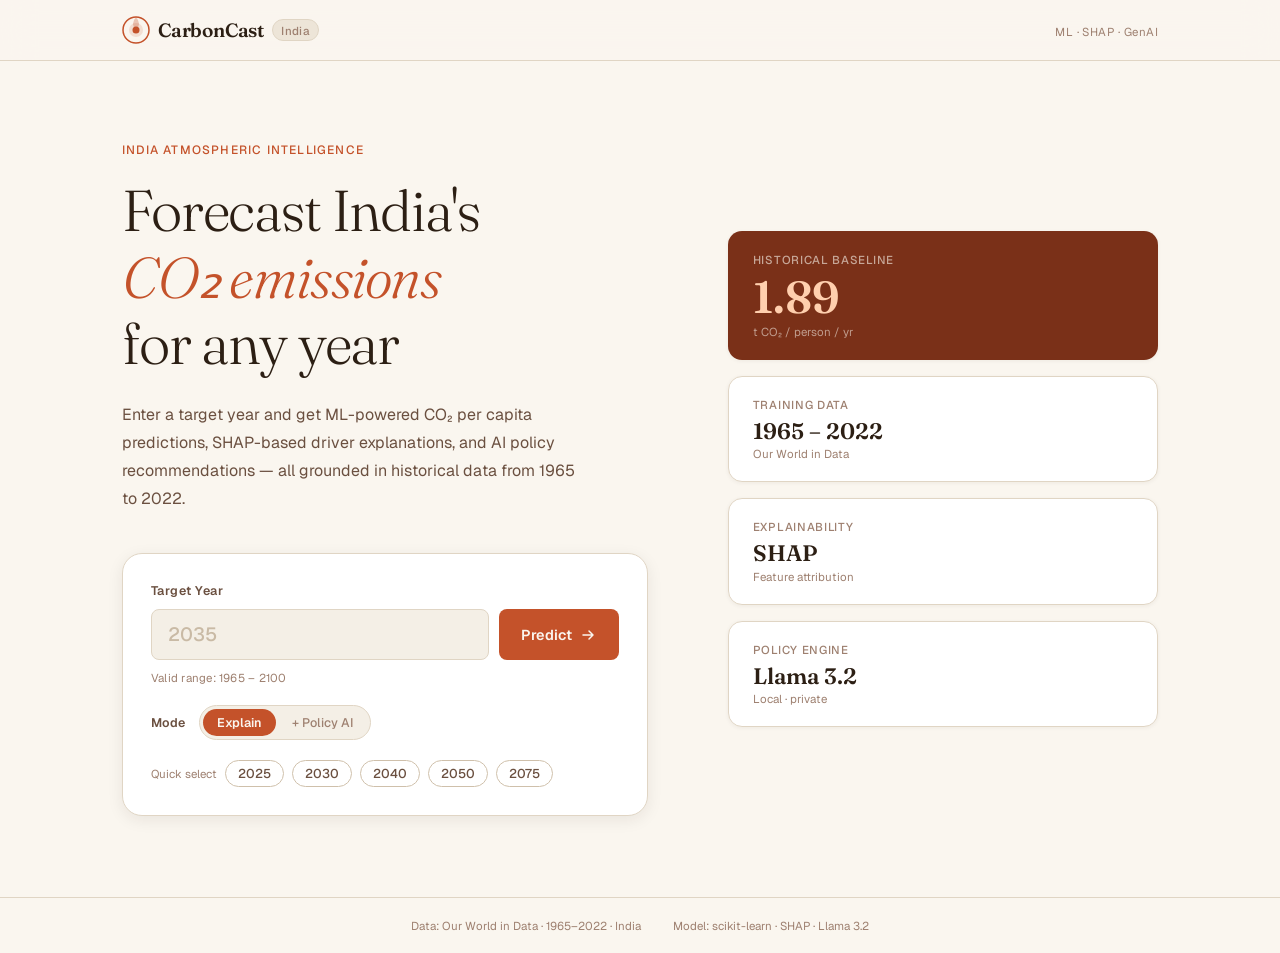
<file: frontend/index.html>
<!doctype html>
<html lang="en">
<head>
  <meta charset="UTF-8"/>
  <meta name="viewport" content="width=device-width, initial-scale=1.0"/>
  <title>CarbonCast — India CO₂ Forecasting</title>
  <link rel="preconnect" href="https://fonts.googleapis.com"/>
  <link rel="preconnect" href="https://fonts.gstatic.com" crossorigin/>
  <link href="https://fonts.googleapis.com/css2?family=Fraunces:ital,opsz,wght@0,9..144,300;0,9..144,600;0,9..144,700;1,9..144,300&family=Geist:wght@300;400;500;600&display=swap" rel="stylesheet"/>
  <link rel="stylesheet" href="style.css"/>
</head>
<body>

  <!-- ── HEADER ── -->
  <header class="header">
    <div class="header-inner">
      <div class="brand">
        <svg class="brand-icon" width="28" height="28" viewBox="0 0 28 28" fill="none">
          <circle cx="14" cy="14" r="13" stroke="#C4522A" stroke-width="1.5"/>
          <circle cx="14" cy="14" r="7" fill="#C4522A" opacity="0.15"/>
          <circle cx="14" cy="14" r="3.5" fill="#C4522A"/>
          <path d="M14 1 Q20 8 14 14 Q8 8 14 1Z" fill="#C4522A" opacity="0.3"/>
        </svg>
        <span class="brand-name">CarbonCast</span>
        <span class="brand-sub">India</span>
      </div>
      <nav class="header-nav">
        <span class="nav-chip">ML · SHAP · GenAI</span>
      </nav>
    </div>
  </header>

  <!-- ── MAIN ── -->
  <main class="main">

    <!-- ════ LANDING ════ -->
    <section class="view" id="viewLanding">

      <div class="landing-layout">

        <!-- Left: copy + input -->
        <div class="landing-left">
          <p class="eyebrow">India Atmospheric Intelligence</p>
          <h1 class="headline">
            Forecast India's<br/>
            <em>CO₂ emissions</em><br/>
            for any year
          </h1>
          <p class="body-copy">
            Enter a target year and get ML-powered CO₂ per capita predictions,
            SHAP-based driver explanations, and AI policy recommendations —
            all grounded in historical data from 1965 to 2022.
          </p>

          <!-- Input card -->
          <div class="input-card">
            <div class="input-group">
              <label class="input-label" for="yearInput">Target Year</label>
              <div class="input-row">
                <input
                  type="number"
                  id="yearInput"
                  placeholder="2035"
                  min="1965" max="2100"
                  autocomplete="off"
                />
                <button class="btn-primary" id="predictBtn" onclick="runPrediction()">
                  Predict
                  <svg width="16" height="16" viewBox="0 0 16 16" fill="none"><path d="M3 8h10M9 4l4 4-4 4" stroke="currentColor" stroke-width="1.5" stroke-linecap="round" stroke-linejoin="round"/></svg>
                </button>
              </div>
              <p class="input-hint">Valid range: 1965 – 2100</p>
            </div>

            <!-- Mode toggle -->
            <div class="mode-row">
              <span class="mode-label">Mode</span>
              <div class="seg-control">
                <button class="seg active" id="segExplain" onclick="setMode('explain')">Explain</button>
                <button class="seg" id="segPolicy" onclick="setMode('policy')">+ Policy AI</button>
              </div>
            </div>

            <!-- Year chips -->
            <div class="chip-row">
              <span class="chip-label">Quick select</span>
              <button class="year-chip" onclick="setYear(2025)">2025</button>
              <button class="year-chip" onclick="setYear(2030)">2030</button>
              <button class="year-chip" onclick="setYear(2040)">2040</button>
              <button class="year-chip" onclick="setYear(2050)">2050</button>
              <button class="year-chip" onclick="setYear(2075)">2075</button>
            </div>
          </div>
        </div>

        <!-- Right: decorative stat block -->
        <div class="landing-right">
          <div class="stat-tower">
            <div class="stat-block primary-stat">
              <p class="sb-label">Historical Baseline</p>
              <p class="sb-val">1.89</p>
              <p class="sb-unit">t CO₂ / person / yr</p>
            </div>
            <div class="stat-block">
              <p class="sb-label">Training Data</p>
              <p class="sb-val-sm">1965 – 2022</p>
              <p class="sb-unit">Our World in Data</p>
            </div>
            <div class="stat-block">
              <p class="sb-label">Explainability</p>
              <p class="sb-val-sm">SHAP</p>
              <p class="sb-unit">Feature attribution</p>
            </div>
            <div class="stat-block">
              <p class="sb-label">Policy Engine</p>
              <p class="sb-val-sm">Llama 3.2</p>
              <p class="sb-unit">Local · private</p>
            </div>
          </div>
        </div>

      </div>
    </section>

    <!-- ════ LOADING ════ -->
    <section class="view hidden" id="viewLoading">
      <div class="loading-wrap">
        <div class="loading-ring">
          <svg class="ring-svg" viewBox="0 0 120 120" fill="none">
            <circle cx="60" cy="60" r="52" stroke="#EDE5D8" stroke-width="3"/>
            <circle cx="60" cy="60" r="52" stroke="#C4522A" stroke-width="3"
              stroke-dasharray="327" stroke-dashoffset="327"
              class="ring-progress" stroke-linecap="round"/>
          </svg>
          <div class="ring-inner">
            <p class="ring-year" id="loadingYear">—</p>
            <p class="ring-word">computing</p>
          </div>
        </div>
        <div class="loading-steps">
          <div class="lstep" id="ls1"><span class="lstep-dot"></span>Driver prediction</div>
          <div class="lstep" id="ls2"><span class="lstep-dot"></span>CO₂ model</div>
          <div class="lstep" id="ls3"><span class="lstep-dot"></span>SHAP analysis</div>
          <div class="lstep" id="ls4"><span class="lstep-dot"></span>Policy AI</div>
        </div>
      </div>
    </section>

    <!-- ════ RESULTS ════ -->
    <section class="view hidden" id="viewResults">

      <!-- Results header -->
      <div class="results-header">
        <div>
          <p class="results-eyebrow">India CO₂ Forecast</p>
          <h2 class="results-year" id="resYear">—</h2>
        </div>
        <button class="btn-ghost" onclick="resetView()">← New Prediction</button>
      </div>

      <!-- ── Hero gauge + side metrics ── -->
      <div class="results-hero">

        <!-- Gauge -->
        <div class="gauge-wrap">
          <svg class="gauge-svg" viewBox="0 0 300 200" fill="none">
            <!-- Track arc (180° semicircle, bottom half) -->
            <path id="gaugeTrack"
              d="M 30 175 A 120 120 0 0 1 270 175"
              stroke="#EDE5D8" stroke-width="18" stroke-linecap="round"/>
            <!-- Value arc -->
            <path id="gaugeFill"
              d="M 30 175 A 120 120 0 0 1 270 175"
              stroke="#C4522A" stroke-width="18" stroke-linecap="round"
              stroke-dasharray="377" stroke-dashoffset="377"
              class="gauge-fill-path"/>
            <!-- Needle -->
            <line id="gaugeNeedle"
              x1="150" y1="175" x2="150" y2="60"
              stroke="#7A3018" stroke-width="2.5" stroke-linecap="round"
              transform="rotate(0, 150, 175)"
              class="gauge-needle"/>
            <circle cx="150" cy="175" r="7" fill="#7A3018"/>
            <!-- Scale labels -->
            <text x="24" y="196" fill="#B89F8A" font-size="10" font-family="Geist,sans-serif">0</text>
            <text x="86" y="64" fill="#B89F8A" font-size="10" font-family="Geist,sans-serif" text-anchor="middle">2</text>
            <text x="150" y="42" fill="#B89F8A" font-size="10" font-family="Geist,sans-serif" text-anchor="middle">3</text>
            <text x="214" y="64" fill="#B89F8A" font-size="10" font-family="Geist,sans-serif" text-anchor="middle">4</text>
            <text x="270" y="196" fill="#B89F8A" font-size="10" font-family="Geist,sans-serif" text-anchor="end">5+</text>
          </svg>
          <!-- Central readout below needle pivot -->
          <div class="gauge-readout">
            <p class="gr-val" id="grVal">—</p>
            <p class="gr-unit">t CO₂ / person / yr</p>
            <div class="gr-delta" id="grDelta"></div>
          </div>
        </div>

        <!-- Side cards -->
        <div class="side-metrics">
          <div class="smet-card" id="smBaseline">
            <p class="smet-label">Historical Baseline</p>
            <p class="smet-val" id="smBaselineVal">—</p>
            <p class="smet-note">avg 1965–2022</p>
          </div>
          <div class="smet-card accent" id="smDelta">
            <p class="smet-label">Change vs Baseline</p>
            <p class="smet-val" id="smDeltaVal">—</p>
            <p class="smet-note" id="smDeltaNote">—</p>
          </div>
          <div class="smet-card" id="smTopDriver">
            <p class="smet-label">Primary Driver</p>
            <p class="smet-val smet-val-sm" id="smTopDriverVal">—</p>
            <p class="smet-note">highest SHAP impact</p>
          </div>
        </div>

      </div>

      <!-- ── Tabs ── -->
      <div class="tabs-bar">
        <button class="tab active" data-tab="shap" onclick="switchTab('shap')">SHAP Analysis</button>
        <button class="tab" data-tab="drivers" onclick="switchTab('drivers')">Energy Drivers</button>
        <button class="tab" data-tab="policy" onclick="switchTab('policy')" id="tabPolicy">Policy Insights</button>
      </div>

      <!-- ── Tab panels ── -->
      <div class="tab-body">

        <!-- SHAP -->
        <div class="tab-panel active" id="tp-shap">
          <p class="panel-desc">Each bar shows how an energy driver pushes the prediction above (↑) or below (↓) the historical average.</p>
          <div class="shap-list" id="shapList"></div>
          <div class="shap-sum" id="shapSum"></div>
        </div>

        <!-- Drivers -->
        <div class="tab-panel" id="tp-drivers">
          <p class="panel-desc">ML-projected values for each energy driver in the target year, used as inputs to the CO₂ model.</p>
          <div class="drivers-grid" id="driversGrid"></div>
          <p class="panel-warn">⚠  Projections beyond 2050 involve extrapolation and carry higher uncertainty.</p>
        </div>

        <!-- Policy -->
        <div class="tab-panel" id="tp-policy">
          <div id="policyContent">
            <div class="policy-empty">
              <div class="pe-icon">🏛</div>
              <p class="pe-title">Policy AI not loaded</p>
              <p class="pe-body">Switch to <strong>+ Policy AI</strong> mode, or click below to load insights for this year.</p>
              <button class="btn-outline" onclick="loadPolicy()">Generate Policy Insights</button>
            </div>
          </div>
        </div>

      </div>

    </section>

  </main>

  <!-- ── FOOTER ── -->
  <footer class="footer">
    <span>Data: Our World in Data · 1965–2022 · India</span>
    <span>Model: scikit-learn · SHAP · Llama 3.2</span>
  </footer>

  <!-- Error toast -->
  <div class="toast hidden" id="toast">
    <svg width="16" height="16" viewBox="0 0 16 16" fill="none"><circle cx="8" cy="8" r="7" stroke="#C4522A" stroke-width="1.5"/><path d="M8 5v4M8 10.5v.5" stroke="#C4522A" stroke-width="1.5" stroke-linecap="round"/></svg>
    <span id="toastMsg"></span>
    <button onclick="closeToast()">✕</button>
  </div>

  <script src="script.js"></script>
</body>
</html>
</file>
<file: frontend/style.css>
/* ================================================================
   CarbonCast — India CO₂ Forecasting
   Palette: Warm sand · Terracotta · Deep brown · Cream
   Fonts: Fraunces (display) + Geist (body)
================================================================ */

/* ── Tokens ───────────────────────────────────────────────── */
:root {
  /* Warm palette */
  --cream:      #FAF6EF;
  --sand:       #EDE5D8;
  --sand2:      #E0D5C4;
  --stone:      #C9BAA5;
  --brown-lt:   #B89F8A;
  --brown:      #8C6E56;
  --brown-dk:   #5C4033;

  /* Terracotta — primary action */
  --terra:      #C4522A;
  --terra-lt:   #D96B3F;
  --terra-dk:   #7A3018;
  --terra-dim:  rgba(196, 82, 42, 0.10);
  --terra-glow: rgba(196, 82, 42, 0.20);

  /* Semantic */
  --success:    #5A7A4A;
  --success-bg: rgba(90,122,74,0.10);
  --danger:     #B84040;
  --danger-bg:  rgba(184,64,64,0.10);

  /* Surfaces */
  --bg:         #FAF6EF;
  --surface:    #FFFFFF;
  --surface2:   #F4EFE6;

  /* Text */
  --text:       #2C1F14;
  --text-2:     #6B5040;
  --text-3:     #9E8070;
  --text-inv:   #FAF6EF;

  /* Borders */
  --border:     #E0D5C4;
  --border2:    #CFC0AB;

  /* Fonts */
  --serif: 'Fraunces', Georgia, serif;
  --sans:  'Geist', system-ui, sans-serif;

  /* Radii */
  --r-sm:  8px;
  --r:     14px;
  --r-lg:  20px;
  --r-xl:  28px;

  /* Shadow */
  --shadow-sm: 0 1px 4px rgba(44,31,20,0.06);
  --shadow:    0 4px 16px rgba(44,31,20,0.08);
  --shadow-lg: 0 12px 40px rgba(44,31,20,0.12);
}

/* ── Reset ────────────────────────────────────────────────── */
*, *::before, *::after { box-sizing: border-box; margin: 0; padding: 0; }
html { scroll-behavior: smooth; }

body {
  font-family: var(--sans);
  background: var(--bg);
  color: var(--text);
  min-height: 100vh;
  display: flex;
  flex-direction: column;
  -webkit-font-smoothing: antialiased;
}

/* ── Header ───────────────────────────────────────────────── */
.header {
  position: sticky; top: 0; z-index: 50;
  background: rgba(250,246,239,0.90);
  backdrop-filter: blur(16px);
  border-bottom: 1px solid var(--border);
}
.header-inner {
  max-width: 1100px; margin: 0 auto;
  padding: 0 2rem;
  height: 60px;
  display: flex; align-items: center; justify-content: space-between;
}

.brand {
  display: flex; align-items: center; gap: 0.5rem;
}
.brand-icon { flex-shrink: 0; }
.brand-name {
  font-family: var(--serif);
  font-size: 1.2rem; font-weight: 600;
  color: var(--text); letter-spacing: -0.01em;
}
.brand-sub {
  font-size: 0.72rem; font-weight: 500;
  color: var(--text-3);
  background: var(--sand);
  border: 1px solid var(--border);
  padding: 0.15rem 0.5rem;
  border-radius: 100px;
  letter-spacing: 0.04em;
}
.nav-chip {
  font-size: 0.72rem; color: var(--text-3);
  letter-spacing: 0.04em;
}

/* ── Main ─────────────────────────────────────────────────── */
.main {
  flex: 1;
  max-width: 1100px; width: 100%;
  margin: 0 auto;
  padding: 3rem 2rem;
}

/* ── Views (state machine) ───────────────────────────────── */
.view { animation: fadeSlideIn 0.45s ease both; }
.hidden { display: none !important; }

@keyframes fadeSlideIn {
  from { opacity: 0; transform: translateY(16px); }
  to   { opacity: 1; transform: translateY(0); }
}

/* ═══════════════════════════════════════════════════════════
   LANDING
═══════════════════════════════════════════════════════════ */
.landing-layout {
  display: grid;
  grid-template-columns: 1.1fr 0.9fr;
  gap: 5rem;
  align-items: center;
  min-height: calc(100vh - 160px);
}

/* Left copy */
.eyebrow {
  font-size: 0.75rem; font-weight: 500;
  letter-spacing: 0.1em; text-transform: uppercase;
  color: var(--terra); margin-bottom: 1.25rem;
}

.headline {
  font-family: var(--serif);
  font-size: clamp(2.4rem, 4.5vw, 3.6rem);
  font-weight: 300;
  line-height: 1.15;
  color: var(--text);
  margin-bottom: 1.5rem;
  letter-spacing: -0.02em;
}
.headline em {
  font-style: italic;
  color: var(--terra);
  font-weight: 300;
}

.body-copy {
  font-size: 1rem; color: var(--text-2);
  line-height: 1.75; max-width: 460px;
  margin-bottom: 2.5rem;
}

/* Input card */
.input-card {
  background: var(--surface);
  border: 1px solid var(--border);
  border-radius: var(--r-lg);
  padding: 1.75rem;
  box-shadow: var(--shadow);
  display: flex; flex-direction: column; gap: 1.25rem;
}

.input-group { display: flex; flex-direction: column; gap: 0.625rem; }
.input-label {
  font-size: 0.78rem; font-weight: 600;
  color: var(--text-2); letter-spacing: 0.04em;
}
.input-row { display: flex; gap: 0.625rem; }

input[type="number"] {
  flex: 1;
  background: var(--surface2);
  border: 1.5px solid var(--border);
  border-radius: var(--r-sm);
  color: var(--text);
  font-family: var(--sans);
  font-size: 1.2rem;
  font-weight: 500;
  padding: 0.75rem 1rem;
  outline: none;
  transition: border-color 0.2s, box-shadow 0.2s;
  -moz-appearance: textfield;
}
input[type="number"]::-webkit-inner-spin-button,
input[type="number"]::-webkit-outer-spin-button { appearance: none; }
input[type="number"]::placeholder { color: var(--stone); }
input[type="number"]:focus {
  border-color: var(--terra);
  box-shadow: 0 0 0 3px var(--terra-dim);
  background: var(--surface);
}

.input-hint {
  font-size: 0.72rem; color: var(--text-3);
  letter-spacing: 0.02em;
}

/* Buttons */
.btn-primary {
  display: inline-flex; align-items: center; gap: 0.5rem;
  background: var(--terra);
  color: var(--text-inv);
  border: none; border-radius: var(--r-sm);
  font-family: var(--sans); font-size: 0.9rem; font-weight: 600;
  padding: 0.75rem 1.4rem;
  cursor: pointer;
  transition: background 0.2s, transform 0.15s, box-shadow 0.2s;
  white-space: nowrap;
}
.btn-primary:hover {
  background: var(--terra-lt);
  transform: translateY(-1px);
  box-shadow: 0 6px 18px var(--terra-glow);
}
.btn-primary:active { transform: translateY(0); box-shadow: none; }
.btn-primary:disabled { opacity: 0.5; cursor: not-allowed; transform: none; }

.btn-ghost {
  background: none;
  border: 1.5px solid var(--border2);
  border-radius: var(--r-sm);
  color: var(--text-2);
  font-family: var(--sans); font-size: 0.85rem; font-weight: 500;
  padding: 0.5rem 1.1rem;
  cursor: pointer;
  transition: all 0.2s;
}
.btn-ghost:hover { border-color: var(--brown); color: var(--text); }

.btn-outline {
  background: none;
  border: 1.5px solid var(--terra);
  border-radius: var(--r-sm);
  color: var(--terra);
  font-family: var(--sans); font-size: 0.85rem; font-weight: 600;
  padding: 0.6rem 1.4rem;
  cursor: pointer;
  transition: all 0.2s;
}
.btn-outline:hover { background: var(--terra-dim); }

/* Mode toggle */
.mode-row {
  display: flex; align-items: center; gap: 0.875rem;
}
.mode-label {
  font-size: 0.78rem; font-weight: 600; color: var(--text-2);
}
.seg-control {
  display: flex;
  background: var(--surface2);
  border: 1px solid var(--border);
  border-radius: 100px;
  padding: 3px; gap: 2px;
}
.seg {
  background: none; border: none; cursor: pointer;
  font-family: var(--sans); font-size: 0.78rem; font-weight: 500;
  color: var(--text-3);
  padding: 0.3rem 0.875rem;
  border-radius: 100px;
  transition: all 0.2s;
}
.seg.active {
  background: var(--terra);
  color: var(--text-inv);
  font-weight: 600;
}

/* Year chips */
.chip-row {
  display: flex; align-items: center; gap: 0.5rem; flex-wrap: wrap;
}
.chip-label {
  font-size: 0.72rem; color: var(--text-3); white-space: nowrap;
}
.year-chip {
  background: none;
  border: 1px solid var(--border2);
  border-radius: 100px;
  color: var(--text-2);
  font-family: var(--sans); font-size: 0.8rem; font-weight: 500;
  padding: 0.25rem 0.75rem;
  cursor: pointer; transition: all 0.2s;
}
.year-chip:hover {
  border-color: var(--terra);
  color: var(--terra);
  background: var(--terra-dim);
}

/* Right stat tower */
.stat-tower {
  display: flex; flex-direction: column; gap: 1rem;
}
.stat-block {
  background: var(--surface);
  border: 1px solid var(--border);
  border-radius: var(--r);
  padding: 1.25rem 1.5rem;
  box-shadow: var(--shadow-sm);
  transition: transform 0.2s, box-shadow 0.2s;
}
.stat-block:hover { transform: translateY(-2px); box-shadow: var(--shadow); }
.stat-block.primary-stat {
  background: var(--terra-dk);
  border-color: transparent;
  color: var(--text-inv);
}
.sb-label {
  font-size: 0.72rem; font-weight: 500; letter-spacing: 0.06em;
  text-transform: uppercase;
  color: var(--text-3); margin-bottom: 0.5rem;
}
.primary-stat .sb-label { color: rgba(250,246,239,0.6); }
.sb-val {
  font-family: var(--serif);
  font-size: 2.8rem; font-weight: 600;
  color: var(--terra); line-height: 1;
  margin-bottom: 0.25rem;
}
.primary-stat .sb-val { color: #FFCFAE; }
.sb-val-sm {
  font-family: var(--serif);
  font-size: 1.4rem; font-weight: 600;
  color: var(--text); line-height: 1;
  margin-bottom: 0.25rem;
}
.sb-unit { font-size: 0.72rem; color: var(--text-3); }
.primary-stat .sb-unit { color: rgba(250,246,239,0.55); }

/* ═══════════════════════════════════════════════════════════
   LOADING
═══════════════════════════════════════════════════════════ */
.loading-wrap {
  display: flex; flex-direction: column;
  align-items: center; justify-content: center;
  min-height: calc(100vh - 200px);
  gap: 2.5rem;
}

.loading-ring {
  position: relative; width: 180px; height: 120px;
}
.ring-svg { width: 180px; height: 120px; }

.ring-progress {
  transform-origin: 60px 60px;
  animation: ring-spin 2s linear infinite;
}
@keyframes ring-spin {
  to { stroke-dashoffset: 0; }
}

.ring-inner {
  position: absolute; inset: 0;
  display: flex; flex-direction: column;
  align-items: center; justify-content: center;
  padding-top: 8px;
}
.ring-year {
  font-family: var(--serif); font-size: 1.8rem; font-weight: 600;
  color: var(--terra); line-height: 1;
}
.ring-word {
  font-size: 0.7rem; color: var(--text-3);
  letter-spacing: 0.08em; margin-top: 0.2rem;
}

.loading-steps {
  display: flex; gap: 2rem; flex-wrap: wrap; justify-content: center;
}
.lstep {
  display: flex; align-items: center; gap: 0.5rem;
  font-size: 0.8rem; color: var(--text-3);
  transition: color 0.3s;
}
.lstep-dot {
  width: 8px; height: 8px; border-radius: 50%;
  border: 1.5px solid var(--border2);
  flex-shrink: 0; transition: all 0.3s;
}
.lstep.active { color: var(--terra); }
.lstep.active .lstep-dot { background: var(--terra); border-color: var(--terra); }
.lstep.done { color: var(--success); }
.lstep.done .lstep-dot { background: var(--success); border-color: var(--success); }

/* ═══════════════════════════════════════════════════════════
   RESULTS
═══════════════════════════════════════════════════════════ */
.results-header {
  display: flex; align-items: flex-end; justify-content: space-between;
  margin-bottom: 2rem;
  padding-bottom: 1.25rem;
  border-bottom: 1px solid var(--border);
}
.results-eyebrow {
  font-size: 0.72rem; font-weight: 500;
  color: var(--text-3); text-transform: uppercase;
  letter-spacing: 0.1em; margin-bottom: 0.3rem;
}
.results-year {
  font-family: var(--serif);
  font-size: 2.8rem; font-weight: 300;
  color: var(--text); line-height: 1;
  letter-spacing: -0.02em;
}

/* ── Hero gauge section ───────────────────────────────────── */
.results-hero {
  display: grid;
  grid-template-columns: 340px 1fr;
  gap: 2.5rem;
  align-items: center;
  margin-bottom: 2.5rem;
  background: var(--surface);
  border: 1px solid var(--border);
  border-radius: var(--r-xl);
  padding: 2rem 2.5rem;
  box-shadow: var(--shadow-sm);
}

/* Gauge */
.gauge-wrap {
  display: flex; flex-direction: column; align-items: center;
}
.gauge-svg { width: 100%; max-width: 300px; }

.gauge-fill-path {
  transition: stroke-dashoffset 1.4s cubic-bezier(0.16, 1, 0.3, 1);
}
.gauge-needle {
  transform-origin: 150px 175px;
  transition: transform 1.4s cubic-bezier(0.16, 1, 0.3, 1);
}

.gauge-readout {
  text-align: center; margin-top: 0.5rem;
}
.gr-val {
  font-family: var(--serif);
  font-size: 3.2rem; font-weight: 600;
  color: var(--text); line-height: 1; margin-bottom: 0.25rem;
}
.gr-unit { font-size: 0.72rem; color: var(--text-3); letter-spacing: 0.04em; }
.gr-delta {
  display: inline-flex; align-items: center; gap: 0.3rem;
  font-size: 0.82rem; font-weight: 600;
  margin-top: 0.75rem;
  padding: 0.3rem 0.875rem;
  border-radius: 100px;
}
.gr-delta.up   { background: var(--danger-bg);  color: var(--danger); }
.gr-delta.down { background: var(--success-bg); color: var(--success); }
.gr-delta.flat { background: var(--sand); color: var(--brown); }

/* Side metrics */
.side-metrics {
  display: flex; flex-direction: column; gap: 1rem;
}
.smet-card {
  background: var(--surface2);
  border: 1px solid var(--border);
  border-radius: var(--r);
  padding: 1.1rem 1.4rem;
  transition: transform 0.2s;
}
.smet-card:hover { transform: translateX(3px); }
.smet-card.accent {
  background: var(--surface);
  border-color: var(--border2);
}
.smet-label {
  font-size: 0.7rem; font-weight: 600;
  text-transform: uppercase; letter-spacing: 0.08em;
  color: var(--text-3); margin-bottom: 0.375rem;
}
.smet-val {
  font-family: var(--serif); font-size: 1.8rem; font-weight: 600;
  color: var(--text); line-height: 1; margin-bottom: 0.25rem;
}
.smet-val-sm {
  font-family: var(--serif); font-size: 1.1rem; font-weight: 600;
  color: var(--text); line-height: 1.2; margin-bottom: 0.25rem;
}
.smet-note { font-size: 0.72rem; color: var(--text-3); }

/* ── Tabs ─────────────────────────────────────────────────── */
.tabs-bar {
  display: flex; gap: 0;
  border-bottom: 1.5px solid var(--border);
  margin-bottom: 1.75rem;
}
.tab {
  background: none; border: none;
  font-family: var(--sans); font-size: 0.875rem; font-weight: 500;
  color: var(--text-3);
  padding: 0.75rem 1.25rem;
  border-bottom: 2.5px solid transparent;
  margin-bottom: -1.5px;
  cursor: pointer; transition: all 0.2s;
}
.tab:hover { color: var(--text-2); }
.tab.active {
  color: var(--terra);
  border-bottom-color: var(--terra);
  font-weight: 600;
}
.tab-body { position: relative; }
.tab-panel { display: none; animation: fadeSlideIn 0.3s ease both; }
.tab-panel.active { display: block; }

.panel-desc {
  font-size: 0.875rem; color: var(--text-2);
  line-height: 1.6; margin-bottom: 1.5rem;
  max-width: 640px;
}
.panel-warn {
  font-size: 0.75rem; color: var(--text-3);
  margin-top: 1.25rem;
  padding: 0.75rem 1rem;
  background: var(--sand);
  border-radius: var(--r-sm);
  border: 1px solid var(--border);
}

/* ── SHAP list ────────────────────────────────────────────── */
.shap-list {
  display: flex; flex-direction: column; gap: 0;
  border: 1px solid var(--border);
  border-radius: var(--r);
  overflow: hidden;
  margin-bottom: 1.25rem;
}

.shap-row {
  display: grid;
  grid-template-columns: 200px 1fr 130px;
  align-items: center; gap: 1.25rem;
  padding: 1rem 1.25rem;
  border-bottom: 1px solid var(--border);
  background: var(--surface);
  transition: background 0.15s;
}
.shap-row:last-child { border-bottom: none; }
.shap-row:hover { background: var(--surface2); }

.shap-name {
  font-size: 0.875rem; font-weight: 500;
  color: var(--text-2);
}
.shap-track {
  height: 8px;
  background: var(--sand);
  border-radius: 4px;
  overflow: hidden;
  position: relative;
}
.shap-bar {
  height: 100%; border-radius: 4px;
  position: absolute; left: 0; top: 0;
  transition: width 1.2s cubic-bezier(0.16,1,0.3,1);
}
.shap-bar.pos { background: linear-gradient(90deg, #C4522A, #D96B3F); }
.shap-bar.neg { background: linear-gradient(90deg, #5A7A4A, #6E9A5A); }

.shap-meta {
  text-align: right;
}
.shap-val {
  font-family: var(--sans); font-size: 0.875rem; font-weight: 600;
  display: block; margin-bottom: 0.1rem;
}
.shap-val.pos { color: var(--danger); }
.shap-val.neg { color: var(--success); }
.shap-pct { font-size: 0.72rem; color: var(--text-3); }

/* SHAP waterfall summary */
.shap-sum {
  background: var(--surface);
  border: 1px solid var(--border);
  border-radius: var(--r);
  padding: 1.25rem;
}
.shap-sum-title {
  font-size: 0.72rem; font-weight: 600;
  text-transform: uppercase; letter-spacing: 0.1em;
  color: var(--text-3); margin-bottom: 1rem;
}
.sum-row {
  display: flex; align-items: center; gap: 0.75rem;
  font-size: 0.875rem; margin-bottom: 0.5rem;
}
.sum-label { color: var(--text-2); width: 160px; flex-shrink: 0; }
.sum-sep   { color: var(--stone); }
.sum-num   { font-weight: 600; color: var(--text); font-variant-numeric: tabular-nums; }
.sum-num.terra { color: var(--terra); font-size: 1.05rem; }

/* ── Drivers grid ─────────────────────────────────────────── */
.drivers-grid {
  display: grid;
  grid-template-columns: repeat(auto-fill, minmax(210px, 1fr));
  gap: 1rem;
}
.driver-card {
  background: var(--surface);
  border: 1px solid var(--border);
  border-radius: var(--r);
  padding: 1.25rem;
  transition: transform 0.2s, box-shadow 0.2s;
  position: relative; overflow: hidden;
}
.driver-card::after {
  content: '';
  position: absolute; top: 0; left: 0; right: 0; height: 3px;
  background: linear-gradient(90deg, var(--terra), var(--terra-lt));
  border-radius: 3px 3px 0 0;
}
.driver-card:hover { transform: translateY(-2px); box-shadow: var(--shadow); }
.dc-label {
  font-size: 0.7rem; font-weight: 600;
  text-transform: uppercase; letter-spacing: 0.08em;
  color: var(--text-3); margin-bottom: 0.625rem;
}
.dc-value {
  font-family: var(--serif); font-size: 2rem; font-weight: 600;
  color: var(--text); line-height: 1; margin-bottom: 0.2rem;
}
.dc-unit { font-size: 0.7rem; color: var(--text-3); }

/* ── Policy ───────────────────────────────────────────────── */
.policy-empty {
  display: flex; flex-direction: column; align-items: center;
  gap: 0.75rem; padding: 4rem 1rem; text-align: center;
}
.pe-icon { font-size: 2.5rem; line-height: 1; margin-bottom: 0.25rem; }
.pe-title {
  font-family: var(--serif); font-size: 1.2rem; font-weight: 600;
  color: var(--text);
}
.pe-body {
  font-size: 0.875rem; color: var(--text-2);
  max-width: 360px; line-height: 1.65;
}

.policy-header {
  display: flex; align-items: center; gap: 0.875rem;
  margin-bottom: 1.5rem; padding-bottom: 1rem;
  border-bottom: 1px solid var(--border);
}
.genai-badge {
  font-size: 0.7rem; font-weight: 600;
  letter-spacing: 0.06em; text-transform: uppercase;
  color: var(--terra);
  background: var(--terra-dim);
  border: 1px solid rgba(196,82,42,0.25);
  padding: 0.25rem 0.625rem;
  border-radius: 100px;
}
.fallback-badge {
  font-size: 0.7rem; font-weight: 600;
  letter-spacing: 0.06em;
  color: var(--text-3);
  background: var(--sand);
  border: 1px solid var(--border);
  padding: 0.25rem 0.625rem;
  border-radius: 100px;
}
.policy-year-tag { font-size: 0.8rem; color: var(--text-3); }

.policy-cards { display: flex; flex-direction: column; gap: 1rem; }

.pol-card {
  background: var(--surface);
  border: 1px solid var(--border);
  border-radius: var(--r);
  padding: 1.5rem;
  position: relative;
  transition: box-shadow 0.2s;
}
.pol-card:hover { box-shadow: var(--shadow); }
.pol-card::before {
  content: '';
  position: absolute; left: 0; top: 1rem; bottom: 1rem; width: 3px;
  background: var(--terra);
  border-radius: 0 3px 3px 0;
}

.pol-card-head {
  display: flex; align-items: center; gap: 0.75rem;
  margin-bottom: 0.75rem;
}
.pol-num {
  width: 26px; height: 26px; border-radius: 50%;
  background: var(--terra-dim);
  border: 1px solid rgba(196,82,42,0.25);
  color: var(--terra); font-size: 0.75rem; font-weight: 700;
  display: flex; align-items: center; justify-content: center;
  flex-shrink: 0;
}
.pol-area {
  font-size: 1rem; font-weight: 600; color: var(--text);
}
.pol-why {
  font-size: 0.875rem; color: var(--text-2);
  line-height: 1.7; margin-bottom: 0.875rem;
}
.pol-actions { display: flex; flex-direction: column; gap: 0.4rem; }
.pol-action {
  display: flex; gap: 0.5rem; align-items: flex-start;
  font-size: 0.8rem; color: var(--text-3); line-height: 1.5;
}
.pol-arrow { color: var(--terra); flex-shrink: 0; font-size: 0.7rem; margin-top: 3px; }

/* ── Footer ───────────────────────────────────────────────── */
.footer {
  display: flex; justify-content: center; gap: 2rem;
  padding: 1.25rem;
  font-size: 0.72rem; color: var(--text-3);
  border-top: 1px solid var(--border);
  flex-wrap: wrap;
}

/* ── Toast ────────────────────────────────────────────────── */
.toast {
  position: fixed; bottom: 1.5rem; left: 50%; transform: translateX(-50%);
  display: flex; align-items: center; gap: 0.625rem;
  background: var(--surface);
  border: 1px solid var(--border2);
  border-radius: var(--r);
  padding: 0.875rem 1.25rem;
  box-shadow: var(--shadow-lg);
  font-size: 0.875rem; color: var(--text-2);
  z-index: 200;
  animation: fadeSlideIn 0.3s ease;
  white-space: nowrap;
}
.toast button {
  background: none; border: none; cursor: pointer;
  color: var(--text-3); font-size: 1rem; padding: 0 0.2rem;
  line-height: 1;
}
.toast button:hover { color: var(--text); }

/* ── Responsive ───────────────────────────────────────────── */
@media (max-width: 800px) {
  .landing-layout { grid-template-columns: 1fr; gap: 2.5rem; min-height: unset; }
  .stat-tower { flex-direction: row; flex-wrap: wrap; }
  .stat-block { flex: 1 1 140px; }
  .results-hero { grid-template-columns: 1fr; }
  .gauge-wrap { order: -1; }
  .shap-row { grid-template-columns: 140px 1fr 100px; }
  .main { padding: 1.5rem 1rem; }
}
</file>
